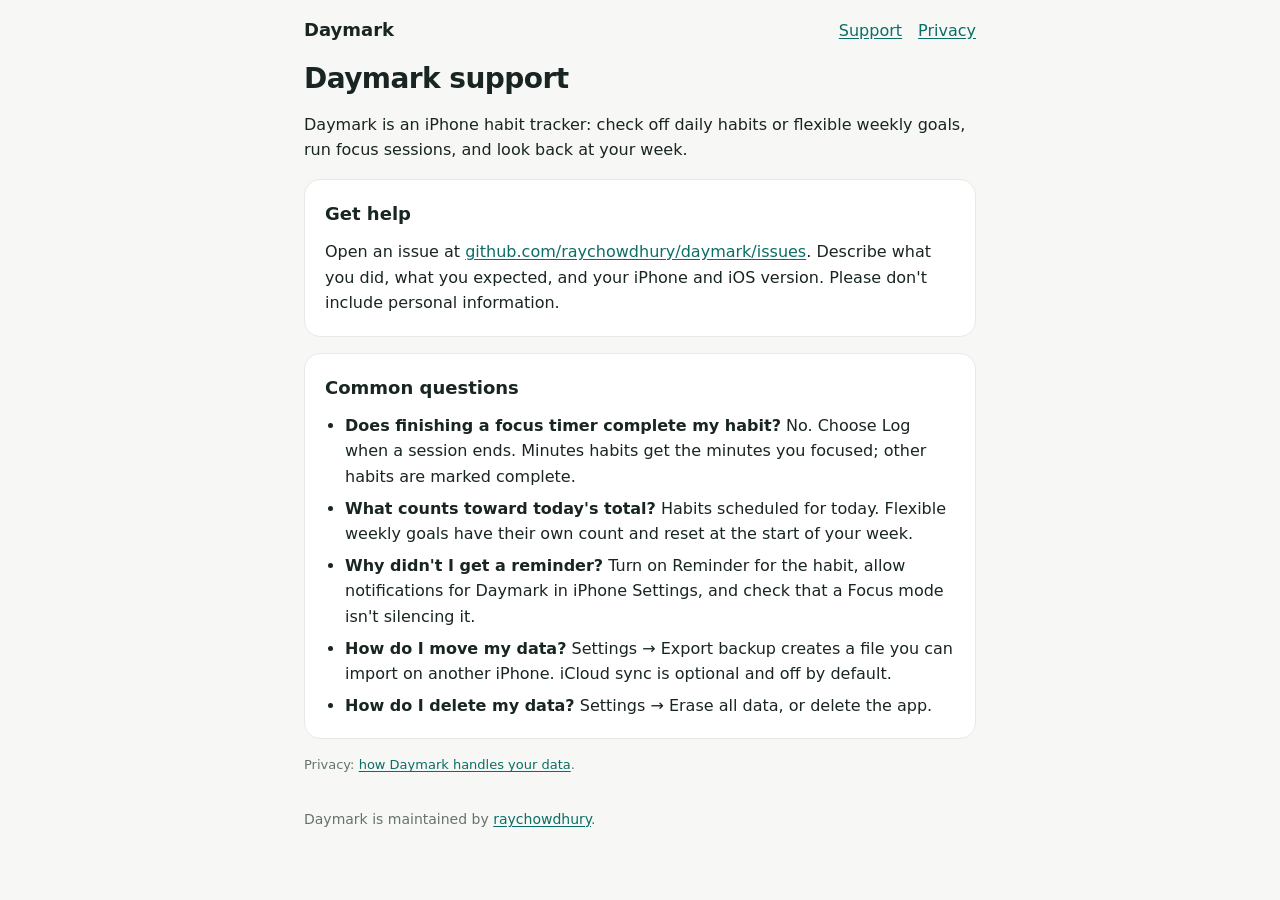
<file: index.html>
<!doctype html><html lang="en"><head><meta charset="utf-8"><meta name="viewport" content="width=device-width,initial-scale=1"><link rel="stylesheet" href="style.css"><title>Support · Daymark</title></head><body><header><strong>Daymark</strong><nav><a href="index.html">Support</a><a href="privacy.html">Privacy</a></nav></header>
<main>
<h1>Daymark support</h1>
<p>Daymark is an iPhone habit tracker: check off daily habits or flexible weekly goals, run focus sessions, and look back at your week.</p>
<section class="card"><h2>Get help</h2>
<p>Open an issue at <a href="https://github.com/raychowdhury/daymark/issues">github.com/raychowdhury/daymark/issues</a>. Describe what you did, what you expected, and your iPhone and iOS version. Please don't include personal information.</p></section>
<section class="card"><h2>Common questions</h2><ul>
<li><strong>Does finishing a focus timer complete my habit?</strong> No. Choose Log when a session ends. Minutes habits get the minutes you focused; other habits are marked complete.</li>
<li><strong>What counts toward today's total?</strong> Habits scheduled for today. Flexible weekly goals have their own count and reset at the start of your week.</li>
<li><strong>Why didn't I get a reminder?</strong> Turn on Reminder for the habit, allow notifications for Daymark in iPhone Settings, and check that a Focus mode isn't silencing it.</li>
<li><strong>How do I move my data?</strong> Settings → Export backup creates a file you can import on another iPhone. iCloud sync is optional and off by default.</li>
<li><strong>How do I delete my data?</strong> Settings → Erase all data, or delete the app.</li>
</ul></section>
<p class="meta">Privacy: <a href="privacy.html">how Daymark handles your data</a>.</p>
</main><footer>Daymark is maintained by <a href="https://github.com/raychowdhury">raychowdhury</a>.</footer></body></html>
</file>
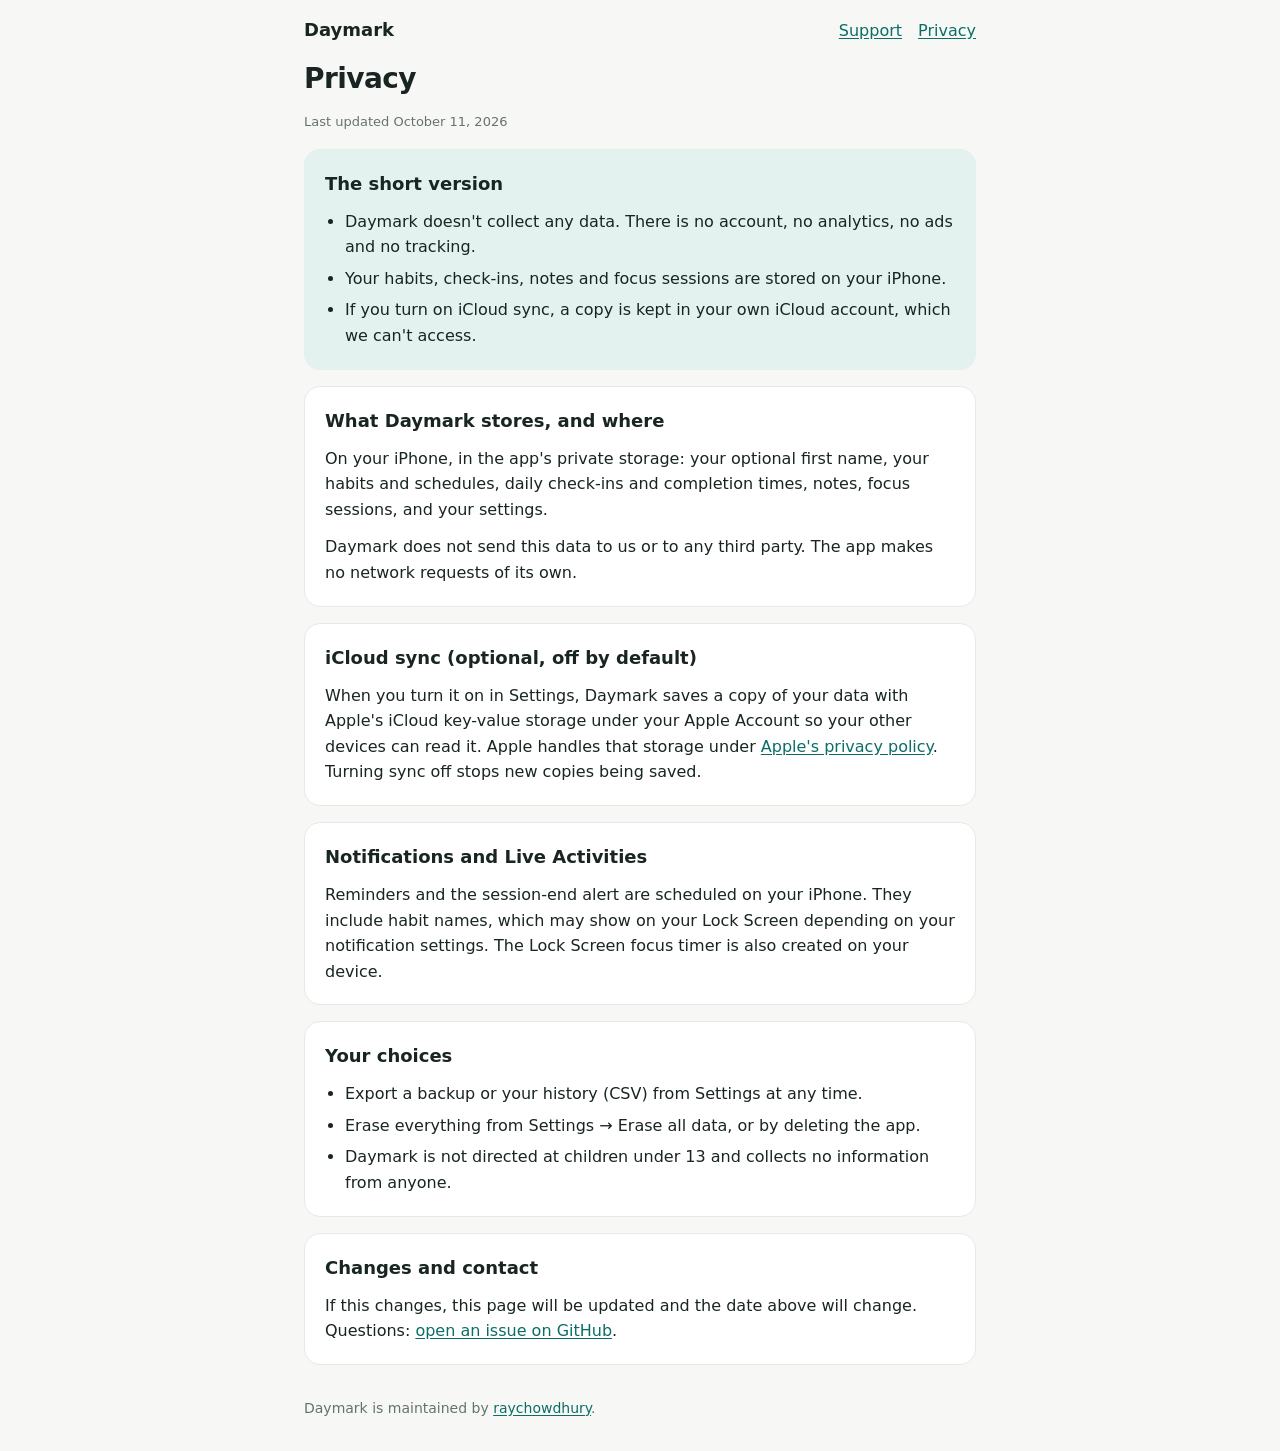
<file: privacy.html>
<!doctype html><html lang="en"><head><meta charset="utf-8"><meta name="viewport" content="width=device-width,initial-scale=1"><link rel="stylesheet" href="style.css"><title>Privacy · Daymark</title></head><body><header><strong>Daymark</strong><nav><a href="index.html">Support</a><a href="privacy.html">Privacy</a></nav></header>
<main>
<h1>Privacy</h1>
<p class="meta">Last updated October 11, 2026</p>
<section class="card ok"><h2>The short version</h2><ul>
<li>Daymark doesn't collect any data. There is no account, no analytics, no ads and no tracking.</li>
<li>Your habits, check-ins, notes and focus sessions are stored on your iPhone.</li>
<li>If you turn on iCloud sync, a copy is kept in your own iCloud account, which we can't access.</li>
</ul></section>
<section class="card"><h2>What Daymark stores, and where</h2>
<p>On your iPhone, in the app's private storage: your optional first name, your habits and schedules, daily check-ins and completion times, notes, focus sessions, and your settings.</p>
<p>Daymark does not send this data to us or to any third party. The app makes no network requests of its own.</p></section>
<section class="card"><h2>iCloud sync (optional, off by default)</h2>
<p>When you turn it on in Settings, Daymark saves a copy of your data with Apple's iCloud key-value storage under your Apple Account so your other devices can read it. Apple handles that storage under <a href="https://www.apple.com/legal/privacy/">Apple's privacy policy</a>. Turning sync off stops new copies being saved.</p></section>
<section class="card"><h2>Notifications and Live Activities</h2>
<p>Reminders and the session-end alert are scheduled on your iPhone. They include habit names, which may show on your Lock Screen depending on your notification settings. The Lock Screen focus timer is also created on your device.</p></section>
<section class="card"><h2>Your choices</h2><ul>
<li>Export a backup or your history (CSV) from Settings at any time.</li>
<li>Erase everything from Settings → Erase all data, or by deleting the app.</li>
<li>Daymark is not directed at children under 13 and collects no information from anyone.</li>
</ul></section>
<section class="card"><h2>Changes and contact</h2>
<p>If this changes, this page will be updated and the date above will change. Questions: <a href="https://github.com/raychowdhury/daymark/issues">open an issue on GitHub</a>.</p></section>
</main><footer>Daymark is maintained by <a href="https://github.com/raychowdhury">raychowdhury</a>.</footer></body></html>
</file>
<file: style.css>
:root{--bg:#F7F8F5;--sf:#fff;--ink:#182522;--mut:#64736E;--line:#E6EAE6;--teal:#0A6E66;--tint:#E3F1EF}
@media (prefers-color-scheme:dark){:root{--bg:#101A1A;--sf:#1B2826;--ink:#EEF2EF;--mut:#A3B0AB;--line:#2B3A37;--teal:#4FB8AE;--tint:#1F3A37}}
*{box-sizing:border-box}
body{margin:0;background:var(--bg);color:var(--ink);font:16px/1.6 -apple-system,system-ui,"Segoe UI",sans-serif}
header,main,footer{max-width:44rem;margin:0 auto;padding:0 1rem}
header{display:flex;gap:1rem;align-items:center;justify-content:space-between;padding-top:1rem;padding-bottom:1rem}
header strong{font-size:1.125rem}
nav{display:flex;gap:1rem;flex-wrap:wrap}
a{color:var(--teal);text-underline-offset:2px}
main{display:flex;flex-direction:column;gap:1rem;padding-bottom:2rem}
h1,h2,p,ul{margin:0}
h1{font-size:1.75rem;line-height:1.25;letter-spacing:-.02em}
h2{font-size:1.125rem;line-height:1.5}
.meta{font-size:.8125rem;color:var(--mut)}
.card{background:var(--sf);border:1px solid var(--line);border-radius:16px;padding:1.25rem;display:flex;flex-direction:column;gap:.75rem}
.ok{background:var(--tint);border-color:transparent}
ul{padding-left:1.25rem;display:flex;flex-direction:column;gap:.375rem}
footer{padding-bottom:2rem;color:var(--mut);font-size:.875rem}
</file>
